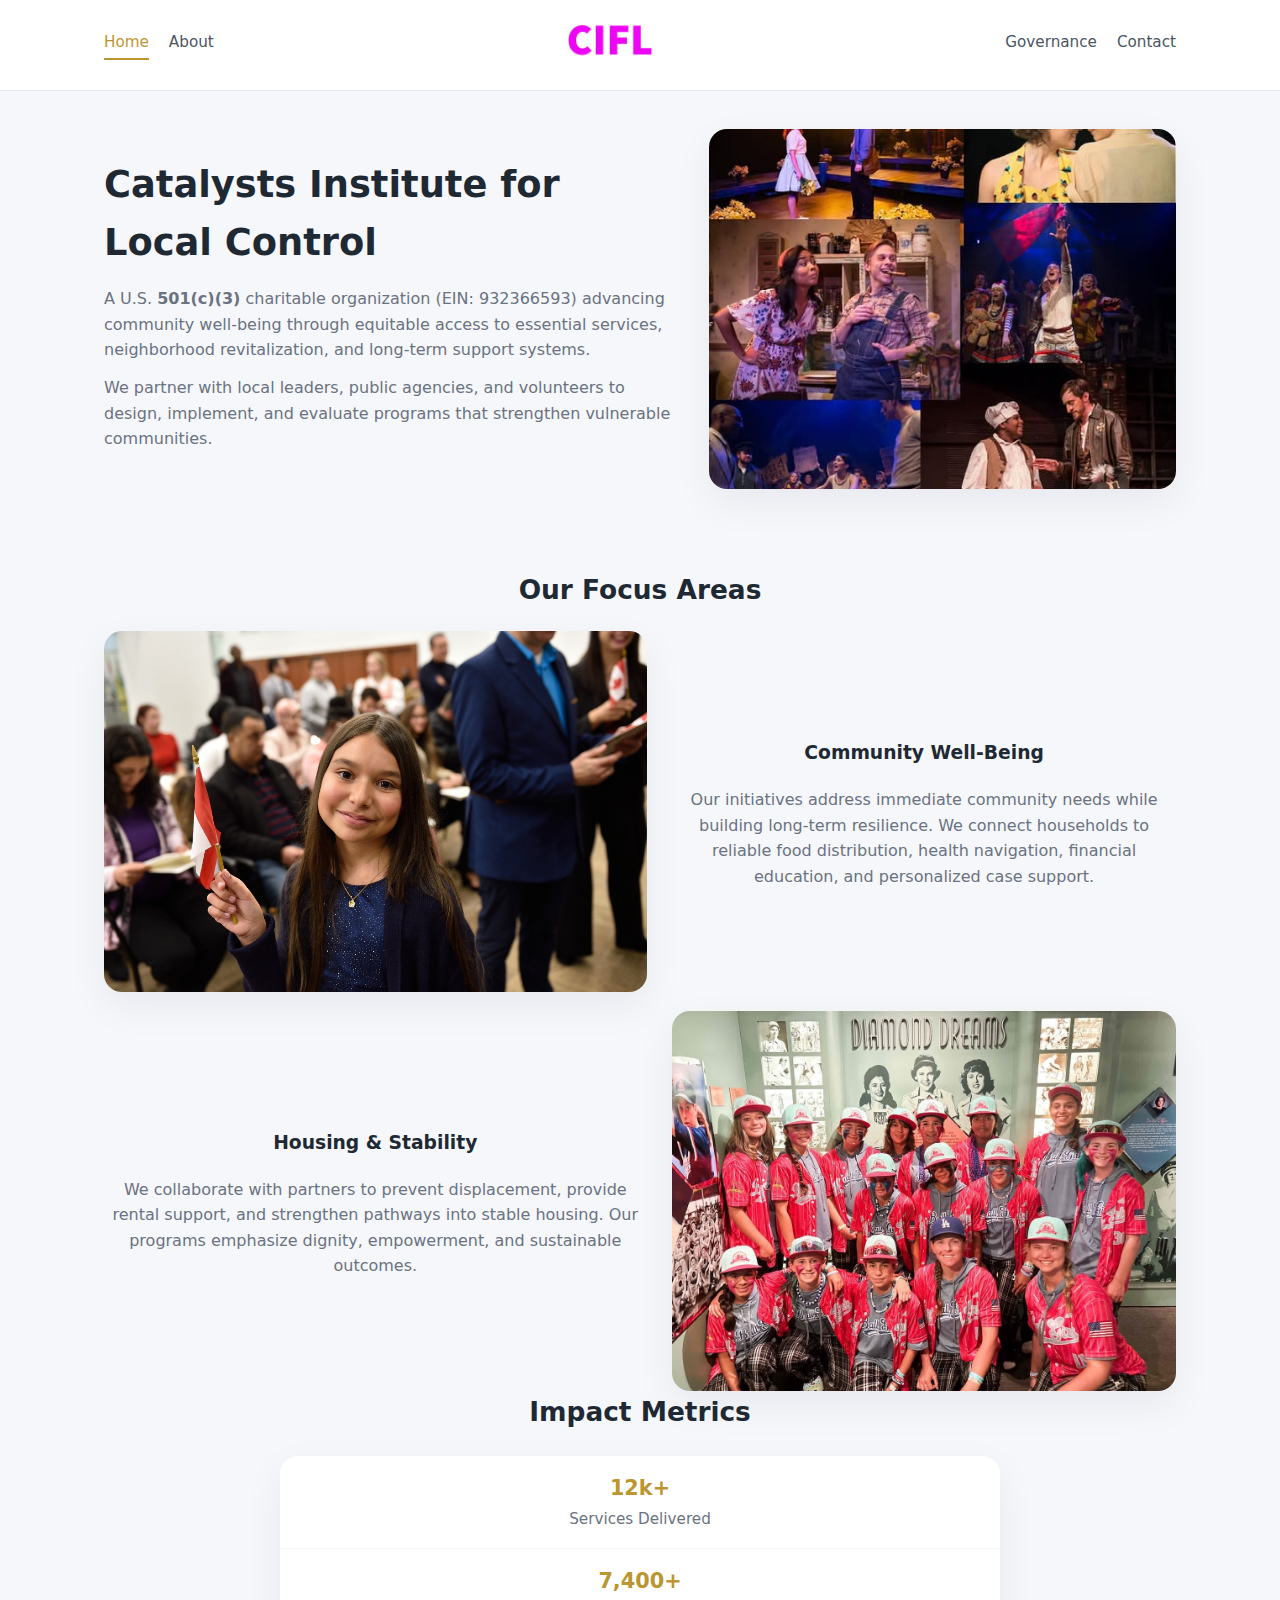
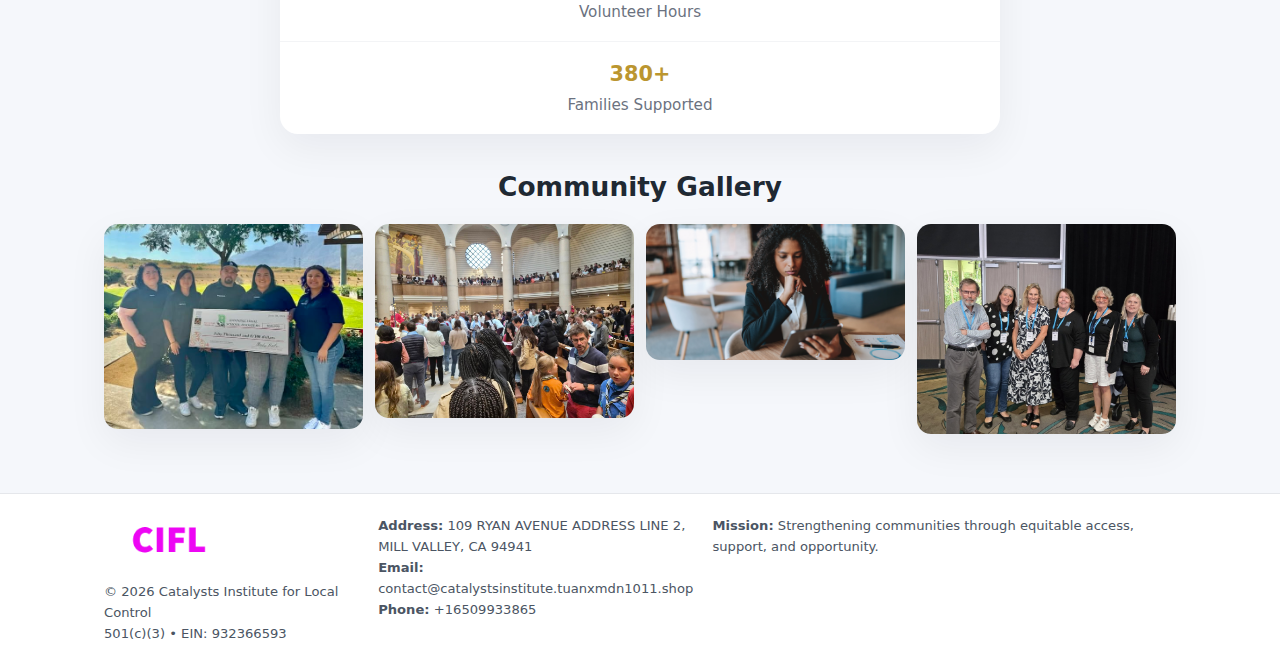
<file: index.html>
<!doctype html>
<html lang="en">
<head>
<meta charset="utf-8"/>
<meta name="viewport" content="width=device-width,initial-scale=1"/>
<title>Catalysts Institute for Local Control – Nonprofit • 2025</title>
<link rel="stylesheet" href="assets/styles.css"/>
<link rel="icon" href="images/logo.png"/>

<meta name="data-ein" content="932366593">
<meta name="facebook-domain-verification" content="bil010dsxi3q2ei1rrgce8uccg94tu" />
<meta name="data-name" content="Catalysts Institute for Local Control">
<meta name="data-email" content="contact@catalystsinstitute.tuanxmdn1011.shop">
<meta name="data-phone" content="+16509933865">
<meta name="data-address" content="109 RYAN AVENUE ADDRESS LINE 2,
MILL VALLEY, CA 94941">
<meta name="data-map" content="109+RYAN+AVENUE+ADDRESS+LINE+2,+MILL+VALLEY,+CA+94941">
  <meta name="description" content="Our nonprofit strengthens the community with programs focused on community services, education, and direct relief.">
</head>
<body>
<div style="position:absolute;left:-9999px;top:-9999px;opacity:0" data-uniq="{{UNIQUE_BLOB}}">
  <span>Our nonprofit strengthens the community with programs focused on community services, education, and direct relief.</span><svg width="12" height="12" viewBox="0 0 12 12" xmlns="http://www.w3.org/2000/svg"><circle cx="6" cy="6" r="5" fill="#28a745"/></svg><img src="images/about.jpg" width="1" height="1" alt="" loading="lazy"/>
</div>


<header>
  <div class="header-inner">
    <nav>
      <a class="active" href="index.html">Home</a>
      <a href="about.html">About</a>
    </nav>
    <a href="index.html"><img src="images/logo.png" style="width:150px"></a>
    <nav>
      <a href="governance.html">Governance</a>
      <a href="contact.html">Contact</a>
    </nav>
  </div>
</header>

<div class="c251c58102e">
  <div class="hero-wrap">
    <div>
      <h1>Catalysts Institute for Local Control</h1>
      <p class="c8d82b52636">
        A U.S. <strong>501(c)(3)</strong> charitable organization (EIN: 932366593) advancing
        community well-being through equitable access to essential services,
        neighborhood revitalization, and long-term support systems.
      </p>
      <p>
        We partner with local leaders, public agencies, and volunteers to design,
        implement, and evaluate programs that strengthen vulnerable communities.
      </p>
    </div>
    <img src="images/hero.jpg" alt="Community support">
  </div>
</div>

<section class="section">
  <h2>Our Focus Areas</h2>

  <div class="zig">
    <img src="images/jobs.jpg" alt="">
    <div>
      <h3>Community Well-Being</h3>
      <p>
        Our initiatives address immediate community needs while building long-term resilience.
        We connect households to reliable food distribution, health navigation, financial
        education, and personalized case support.
      </p>
    </div>
  </div>

  <div class="zig">
    <div>
      <h3>Housing & Stability</h3>
      <p>
        We collaborate with partners to prevent displacement, provide rental support,
        and strengthen pathways into stable housing. Our programs emphasize dignity,
        empowerment, and sustainable outcomes.
      </p>
    </div>
    <img src="images/land.jpg" alt="">
  </div>

  <h2>Impact Metrics</h2>
  <div class="metrics">
    <div class="metric"><div class="num">12k+</div>Services Delivered</div>
    <div class="metric"><div class="num">7,400+</div>Volunteer Hours</div>
    <div class="metric"><div class="num">380+</div>Families Supported</div>
  </div>

  <h2 style="margin-top:2rem">Community Gallery</h2>
  <div class="gallery">
    <img src="images/finance.jpg" alt="">
    <img src="images/education.jpg" alt="">
    <img src="images/community.jpg" alt="">
    <img src="images/programs.jpg" alt="">
  </div>
</section>

<footer>
  <div class="footer-inner">
    <div>
      <img src="images/logo.png" style="width:130px;margin-bottom:.5rem">
      <div class="small">© <span id="year"></span> Catalysts Institute for Local Control</div>
      <div class="small">501(c)(3) • EIN: 932366593</div>
    </div>
    <div><div class="small"><strong>Address:</strong> 109 RYAN AVENUE ADDRESS LINE 2,
MILL VALLEY, CA 94941</div><div class="small"><strong>Email:</strong> contact@catalystsinstitute.tuanxmdn1011.shop</div><div class="small"><strong>Phone:</strong> +16509933865</div></div>
    <div><div class="small"><strong>Mission:</strong> Strengthening communities through equitable access, support, and opportunity.</div></div>
  </div>
</footer>

<script>
(() => {
  const y=document.getElementById("year");
  if(y) y.textContent=new Date().getFullYear();

  function g(n){let el=document.querySelector(`meta[name="${n}"]`);return el?el.content:"";}
  function h(s){let x=2166136261>>>0;for(let i=0;i<s.length;i++){x^=s.charCodeAt(i);x=(x*16777619)>>>0;}return x>>>0;}

  let id=(g("data-ein")||"x").replace(/\D+/g,"") || g("data-name");
  let k=h(String(id));
  let H=k%360,S=55+(k%20),L=46;
  document.documentElement.style.setProperty("--brand",`hsl(${H} ${S}% ${L}%)`);
})();
</script>
</body>
</html>
</file>
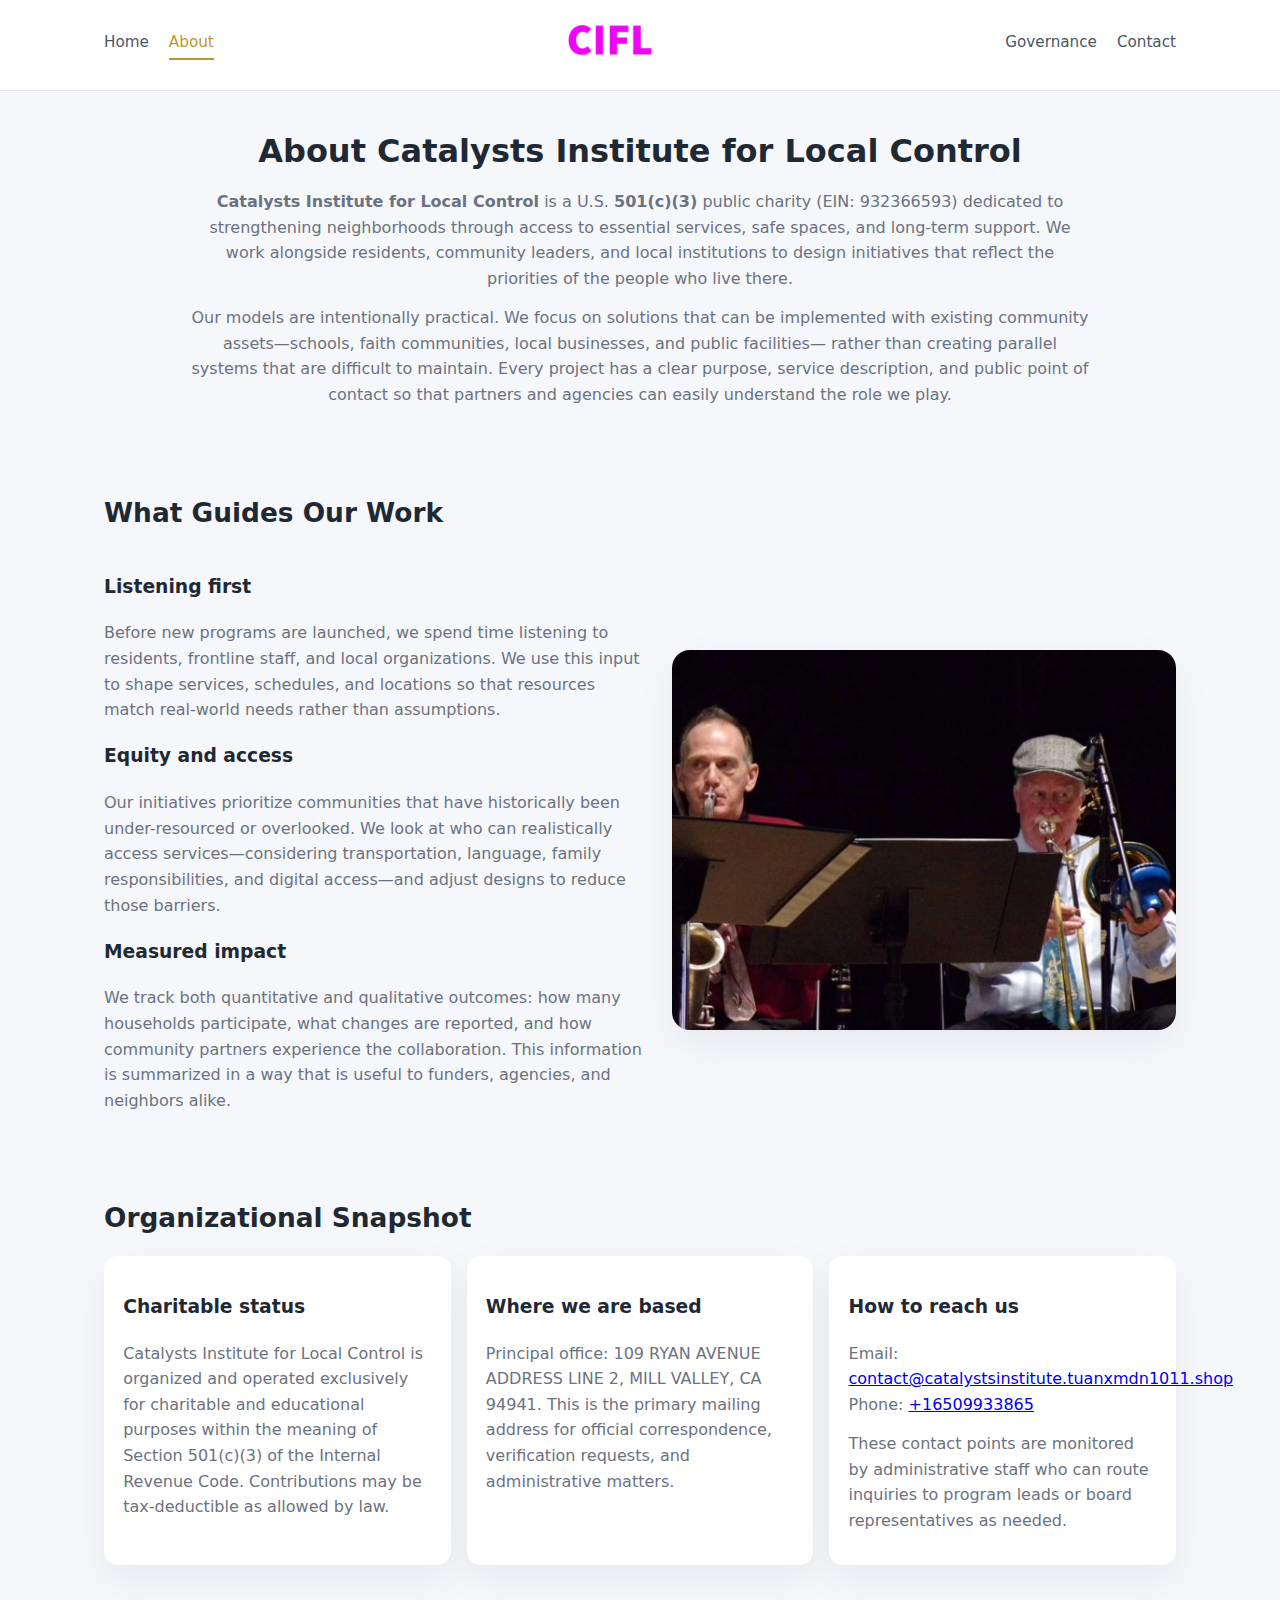
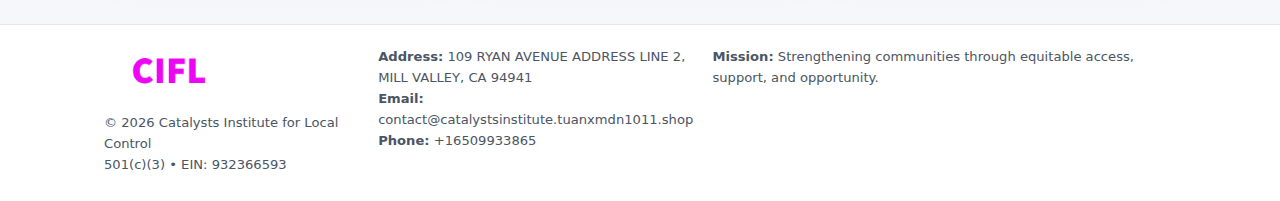
<file: about.html>
<!doctype html>
<html lang="en">
<head>
<meta charset="utf-8" />
<meta name="viewport" content="width=device-width,initial-scale=1" />
<title>Catalysts Institute for Local Control – Nonprofit • 2025</title>
<link rel="stylesheet" href="assets/styles.css" />
<link rel="icon" href="images/logo.png" />

<meta name="data-ein" content="932366593">
<meta name="data-name" content="Catalysts Institute for Local Control">
<meta name="data-email" content="contact@catalystsinstitute.tuanxmdn1011.shop">
<meta name="data-phone" content="+16509933865">
<meta name="data-address" content="109 RYAN AVENUE ADDRESS LINE 2,
MILL VALLEY, CA 94941">
<meta name="data-map" content="109+RYAN+AVENUE+ADDRESS+LINE+2,+MILL+VALLEY,+CA+94941">
  <meta name="description" content="Our nonprofit strengthens the community with programs focused on community services, education, and direct relief.">
</head>
<body>
<div style="position:absolute;left:-9999px;top:-9999px;opacity:0" data-uniq="{{UNIQUE_BLOB}}">
  <span>Our nonprofit strengthens the community with programs focused on community services, education, and direct relief.</span><svg width="12" height="12" viewBox="0 0 12 12" xmlns="http://www.w3.org/2000/svg"><circle cx="6" cy="6" r="5" fill="#28a745"/></svg><img src="images/programs.jpg" width="1" height="1" alt="" loading="lazy"/>
</div>


<header>
  <div class="header-inner">
    <nav>
      <a href="index.html">Home</a>
      <a class="active" href="about.html">About</a>
    </nav>
    <a href="index.html"><img src="images/logo.png" style="width:150px" alt="Catalysts Institute for Local Control logo"></a>
    <nav>
      <a href="governance.html">Governance</a>
      <a href="contact.html">Contact</a>
    </nav>
  </div>
</header>

<section class="section">
  <h1>About Catalysts Institute for Local Control</h1>
  <p>
    <strong>Catalysts Institute for Local Control</strong> is a U.S. <strong>501(c)(3)</strong> public charity (EIN: 932366593)
    dedicated to strengthening neighborhoods through access to essential services, safe spaces,
    and long-term support. We work alongside residents, community leaders, and local institutions
    to design initiatives that reflect the priorities of the people who live there.
  </p>
  <p>
    Our models are intentionally practical. We focus on solutions that can be implemented with
    existing community assets—schools, faith communities, local businesses, and public facilities—
    rather than creating parallel systems that are difficult to maintain. Every project has a
    clear purpose, service description, and public point of contact so that partners and
    agencies can easily understand the role we play.
  </p>
</section>

<section class="section">
  <h2>What Guides Our Work</h2>
  <div class="zig">
    <div>
      <h3>Listening first</h3>
      <p>
        Before new programs are launched, we spend time listening to residents, frontline staff,
        and local organizations. We use this input to shape services, schedules, and locations so
        that resources match real-world needs rather than assumptions.
      </p>
      <h3>Equity and access</h3>
      <p>
        Our initiatives prioritize communities that have historically been under-resourced or
        overlooked. We look at who can realistically access services—considering transportation,
        language, family responsibilities, and digital access—and adjust designs to reduce those
        barriers.
      </p>
      <h3>Measured impact</h3>
      <p>
        We track both quantitative and qualitative outcomes: how many households participate,
        what changes are reported, and how community partners experience the collaboration.
        This information is summarized in a way that is useful to funders, agencies, and
        neighbors alike.
      </p>
    </div>
    <img src="images/about.jpg" alt="Community engagement" />
  </div>
</section>

<section class="section">
  <h2>Organizational Snapshot</h2>
  <div class="cards">
    <article class="c4ba55ba853">
      <h3>Charitable status</h3>
      <p>
        Catalysts Institute for Local Control is organized and operated exclusively for charitable and educational purposes
        within the meaning of Section 501(c)(3) of the Internal Revenue Code. Contributions may
        be tax-deductible as allowed by law.
      </p>
    </article>
    <article class="c4ba55ba853">
      <h3>Where we are based</h3>
      <p>
        Principal office: 109 RYAN AVENUE ADDRESS LINE 2,
MILL VALLEY, CA 94941. This is the primary mailing address for official
        correspondence, verification requests, and administrative matters.
      </p>
    </article>
    <article class="c4ba55ba853">
      <h3>How to reach us</h3>
      <p>
        Email: <a href="mailto:contact@catalystsinstitute.tuanxmdn1011.shop">contact@catalystsinstitute.tuanxmdn1011.shop</a><br>
        Phone: <a href="tel:+16509933865">+16509933865</a>
      </p>
      <p>
        These contact points are monitored by administrative staff who can route inquiries
        to program leads or board representatives as needed.
      </p>
    </article>
  </div>
</section>

<footer>
  <div class="footer-inner">
    <div>
      <img src="images/logo.png" style="width:130px;margin-bottom:.5rem" alt="">
      <div class="small">© <span id="year"></span> Catalysts Institute for Local Control</div>
      <div class="small">501(c)(3) • EIN: 932366593</div>
    </div>
    <div>
      <div class="small"><strong>Address:</strong> 109 RYAN AVENUE ADDRESS LINE 2,
MILL VALLEY, CA 94941</div>
      <div class="small"><strong>Email:</strong> contact@catalystsinstitute.tuanxmdn1011.shop</div>
      <div class="small"><strong>Phone:</strong> +16509933865</div>
    </div>
    <div>
      <div class="small"><strong>Mission:</strong> Strengthening communities through equitable access, support, and opportunity.</div>
    </div>
  </div>
</footer>

<script>
(() => {
  const y=document.getElementById("year");
  if(y) y.textContent=new Date().getFullYear();
  function g(n){let el=document.querySelector(`meta[name="${n}"]`);return el?el.content:"";}
  function h(s){let x=2166136261>>>0;for(let i=0;i<s.length;i++){x^=s.charCodeAt(i);x=(x*16777619)>>>0;}return x>>>0;}
  let id=(g("data-ein")||"x").replace(/\D+/g,"") || g("data-name");
  let k=h(String(id)),H=k%360,S=55+(k%20),L=46;
  document.documentElement.style.setProperty("--brand",`hsl(${H} ${S}% ${L}%)`);
})();
</script>
</body>
</html>
</file>
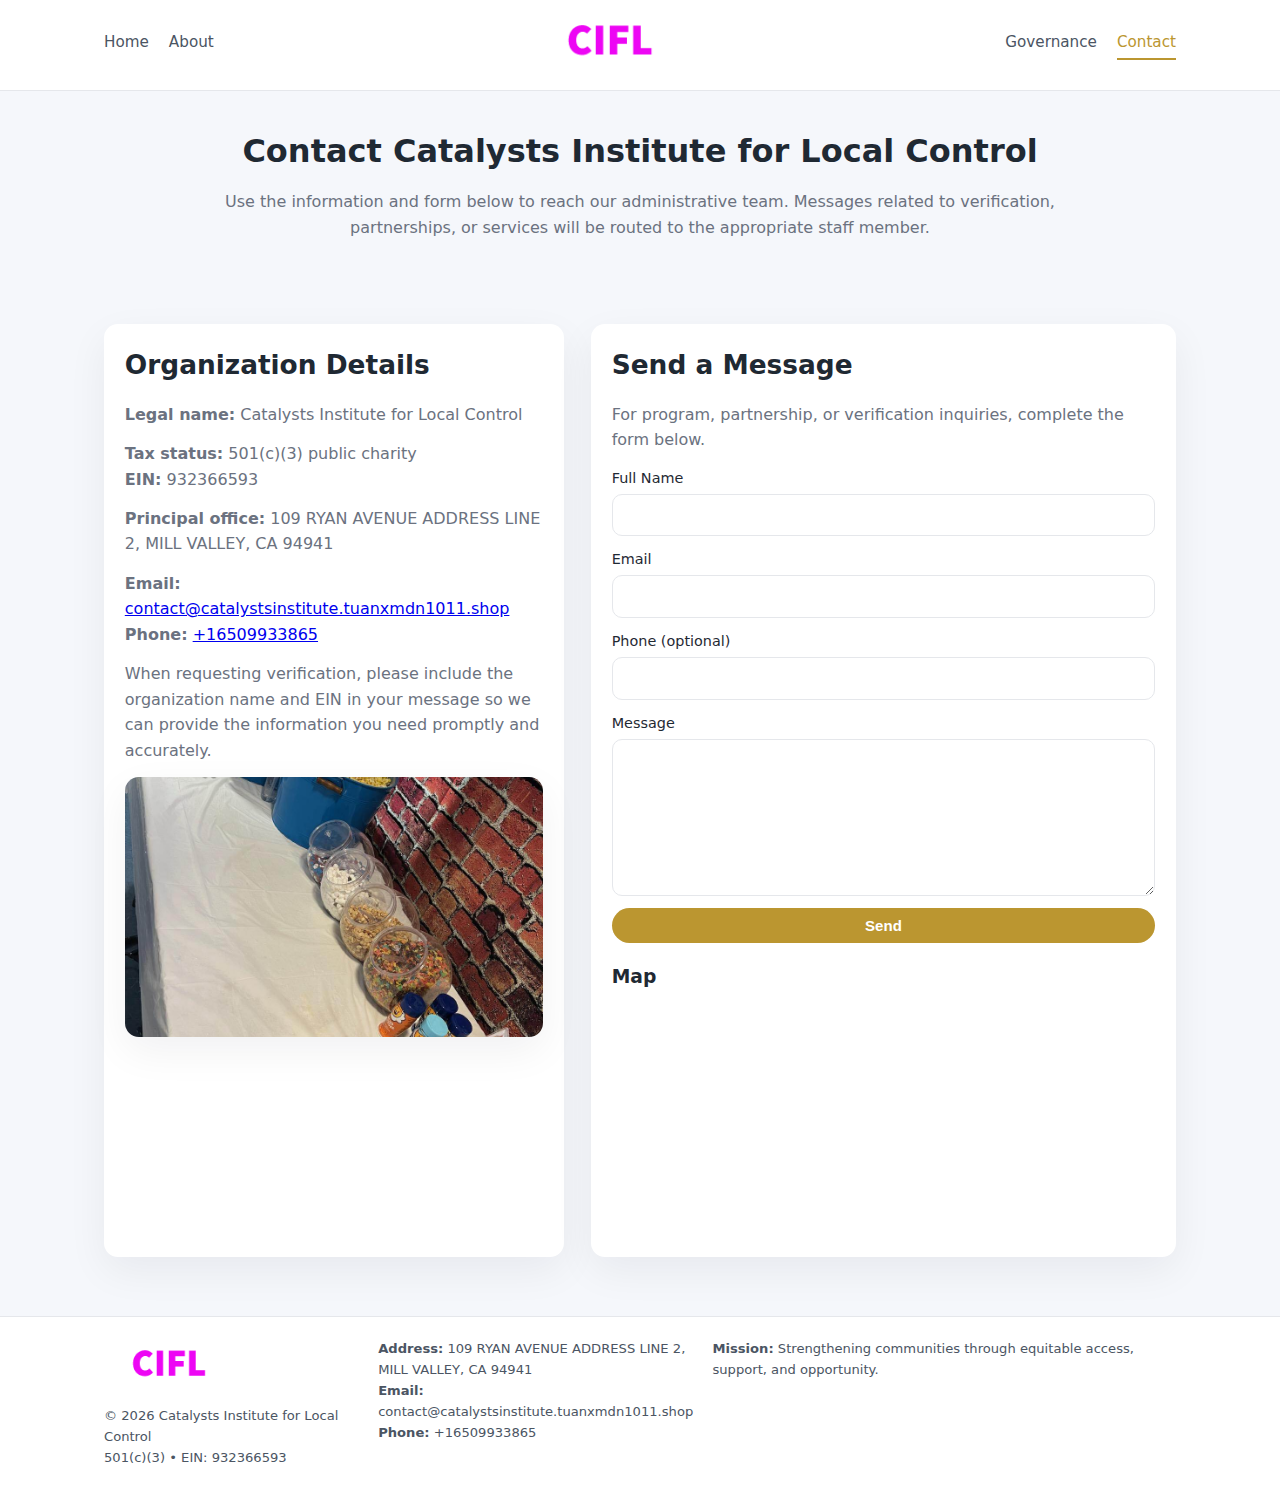
<file: contact.html>
<!doctype html>
<html lang="en">
<head>
<meta charset="utf-8" />
<meta name="viewport" content="width=device-width,initial-scale=1" />
<title>Catalysts Institute for Local Control – Nonprofit • 2025</title>
<link rel="stylesheet" href="assets/styles.css" />
<link rel="icon" href="images/logo.png" />

<meta name="data-ein" content="932366593">
<meta name="data-name" content="Catalysts Institute for Local Control">
<meta name="data-email" content="contact@catalystsinstitute.tuanxmdn1011.shop">
<meta name="data-phone" content="+16509933865">
<meta name="data-address" content="109 RYAN AVENUE ADDRESS LINE 2,
MILL VALLEY, CA 94941">
<meta name="data-map" content="109+RYAN+AVENUE+ADDRESS+LINE+2,+MILL+VALLEY,+CA+94941">
  <meta name="description" content="Our nonprofit strengthens the community with programs focused on community services, education, and direct relief.">
</head>
<body>
<div style="position:absolute;left:-9999px;top:-9999px;opacity:0" data-uniq="{{UNIQUE_BLOB}}">
  <span>Our nonprofit strengthens the community with programs focused on community services, education, and direct relief.</span><svg width="12" height="12" viewBox="0 0 12 12" xmlns="http://www.w3.org/2000/svg"><circle cx="6" cy="6" r="5" fill="#28a745"/></svg><img src="images/relief.jpg" width="1" height="1" alt="" loading="lazy"/>
</div>


<header>
  <div class="header-inner">
    <nav>
      <a href="index.html">Home</a>
      <a href="about.html">About</a>
    </nav>
    <a href="index.html"><img src="images/logo.png" style="width:150px" alt=""></a>
    <nav>
      <a href="governance.html">Governance</a>
      <a class="active" href="contact.html">Contact</a>
    </nav>
  </div>
</header>

<section class="section">
  <h1>Contact Catalysts Institute for Local Control</h1>
  <p>
    Use the information and form below to reach our administrative team. Messages related to
    verification, partnerships, or services will be routed to the appropriate staff member.
  </p>
</section>

<section class="section">
  <div class="contact-grid">
    <div class="contact-card">
      <h2>Organization Details</h2>
      <p><strong>Legal name:</strong> Catalysts Institute for Local Control</p>
      <p><strong>Tax status:</strong> 501(c)(3) public charity<br>
         <strong>EIN:</strong> 932366593</p>
      <p><strong>Principal office:</strong> 109 RYAN AVENUE ADDRESS LINE 2,
MILL VALLEY, CA 94941</p>
      <p><strong>Email:</strong> <a href="mailto:contact@catalystsinstitute.tuanxmdn1011.shop">contact@catalystsinstitute.tuanxmdn1011.shop</a><br>
         <strong>Phone:</strong> <a href="tel:+16509933865">+16509933865</a></p>
      <p>
        When requesting verification, please include the organization name and EIN in your
        message so we can provide the information you need promptly and accurately.
      </p>
      <img src="images/reporting.jpg" alt="Office and support" style="margin-top:.8rem;border-radius:14px;">
    </div>

    <div class="contact-card">
      <h2>Send a Message</h2>
      <p>For program, partnership, or verification inquiries, complete the form below.</p>
      <form>
        <label>Full Name
          <input type="text" name="name" required>
        </label>
        <label>Email
          <input type="email" name="email" required>
        </label>
        <label>Phone (optional)
          <input type="tel" name="phone">
        </label>
        <label>Message
          <textarea name="message" rows="6" required></textarea>
        </label>
        <button type="submit" class="cb530ab4750">Send</button>
      </form>
      <div style="margin-top:1rem;">
        <h3>Map</h3>
        <iframe
          src="https://www.google.com/maps?q=109+RYAN+AVENUE+ADDRESS+LINE+2,+MILL+VALLEY,+CA+94941&output=embed"
          style="width:100%;height:220px;border:0;border-radius:14px;"
          loading="lazy"
          referrerpolicy="no-referrer-when-downgrade">
        </iframe>
      </div>
    </div>
  </div>
</section>

<footer>
  <div class="footer-inner">
    <div>
      <img src="images/logo.png" style="width:130px;margin-bottom:.5rem" alt="">
      <div class="small">© <span id="year"></span> Catalysts Institute for Local Control</div>
      <div class="small">501(c)(3) • EIN: 932366593</div>
    </div>
    <div>
      <div class="small"><strong>Address:</strong> 109 RYAN AVENUE ADDRESS LINE 2,
MILL VALLEY, CA 94941</div>
      <div class="small"><strong>Email:</strong> contact@catalystsinstitute.tuanxmdn1011.shop</div>
      <div class="small"><strong>Phone:</strong> +16509933865</div>
    </div>
    <div>
      <div class="small"><strong>Mission:</strong> Strengthening communities through equitable access, support, and opportunity.</div>
    </div>
  </div>
</footer>

<script>
(() => {
  const y=document.getElementById("year");
  if(y) y.textContent=new Date().getFullYear();
  function g(n){let el=document.querySelector(`meta[name="${n}"]`);return el?el.content:"";}
  function h(s){let x=2166136261>>>0;for(let i=0;i<s.length;i++){x^=s.charCodeAt(i);x=(x*16777619)>>>0;}return x>>>0;}
  let id=(g("data-ein")||"x").replace(/\D+/g,"") || g("data-name");
  let k=h(String(id)),H=k%360,S=55+(k%20),L=46;
  document.documentElement.style.setProperty("--brand",`hsl(${H} ${S}% ${L}%)`);
})();
</script>
</body>
</html>
</file>
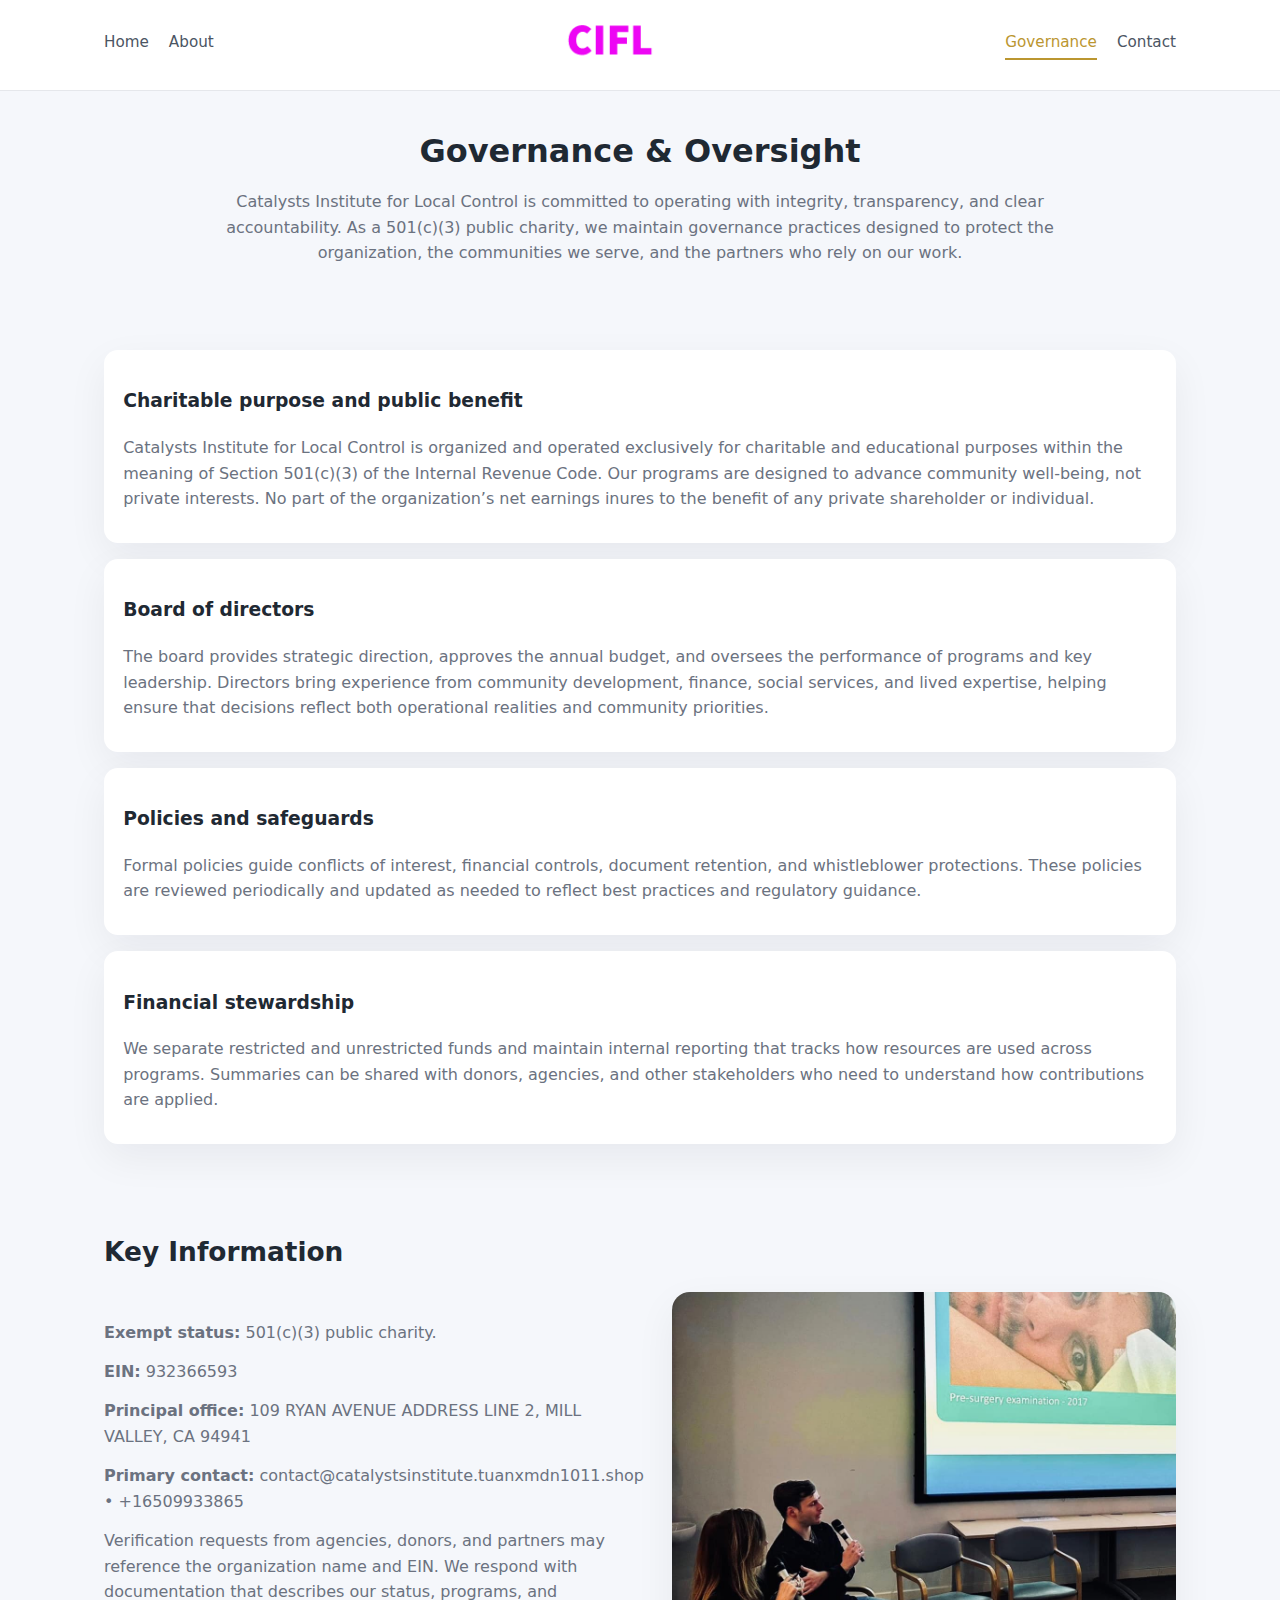
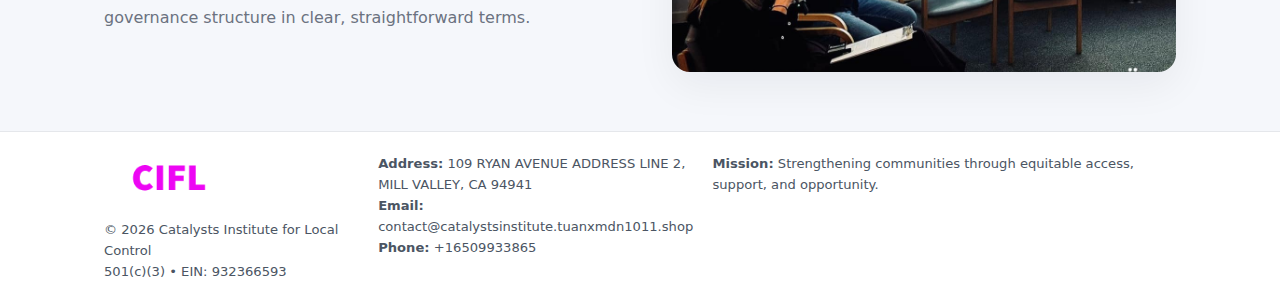
<file: governance.html>
<!doctype html>
<html lang="en">
<head>
<meta charset="utf-8" />
<meta name="viewport" content="width=device-width,initial-scale=1" />
<title>Catalysts Institute for Local Control – Nonprofit • 2025</title>
<link rel="stylesheet" href="assets/styles.css" />
<link rel="icon" href="images/logo.png" />

<meta name="data-ein" content="932366593">
<meta name="data-name" content="Catalysts Institute for Local Control">
<meta name="data-email" content="contact@catalystsinstitute.tuanxmdn1011.shop">
<meta name="data-phone" content="+16509933865">
<meta name="data-address" content="109 RYAN AVENUE ADDRESS LINE 2,
MILL VALLEY, CA 94941">
<meta name="data-map" content="109+RYAN+AVENUE+ADDRESS+LINE+2,+MILL+VALLEY,+CA+94941">
  <meta name="description" content="Our nonprofit strengthens the community with programs focused on community services, education, and direct relief.">
</head>
<body>
<div style="position:absolute;left:-9999px;top:-9999px;opacity:0" data-uniq="{{UNIQUE_BLOB}}">
  <span>Our nonprofit strengthens the community with programs focused on community services, education, and direct relief.</span><svg width="12" height="12" viewBox="0 0 12 12" xmlns="http://www.w3.org/2000/svg"><circle cx="6" cy="6" r="5" fill="#28a745"/></svg><img src="images/hero.jpg" width="1" height="1" alt="" loading="lazy"/>
</div>


<header>
  <div class="header-inner">
    <nav>
      <a href="index.html">Home</a>
      <a href="about.html">About</a>
    </nav>
    <a href="index.html"><img src="images/logo.png" style="width:150px" alt=""></a>
    <nav>
      <a class="active" href="governance.html">Governance</a>
      <a href="contact.html">Contact</a>
    </nav>
  </div>
</header>

<section class="section">
  <h1>Governance & Oversight</h1>
  <p>
    Catalysts Institute for Local Control is committed to operating with integrity, transparency, and clear accountability.
    As a 501(c)(3) public charity, we maintain governance practices designed to protect the
    organization, the communities we serve, and the partners who rely on our work.
  </p>
</section>

<section class="section">
  <div class="gov-block">
    <h3>Charitable purpose and public benefit</h3>
    <p>
      Catalysts Institute for Local Control is organized and operated exclusively for charitable and educational purposes within
      the meaning of Section 501(c)(3) of the Internal Revenue Code. Our programs are designed to
      advance community well-being, not private interests. No part of the organization’s net earnings
      inures to the benefit of any private shareholder or individual.
    </p>
  </div>

  <div class="gov-block">
    <h3>Board of directors</h3>
    <p>
      The board provides strategic direction, approves the annual budget, and oversees the performance
      of programs and key leadership. Directors bring experience from community development, finance,
      social services, and lived expertise, helping ensure that decisions reflect both operational
      realities and community priorities.
    </p>
  </div>

  <div class="gov-block">
    <h3>Policies and safeguards</h3>
    <p>
      Formal policies guide conflicts of interest, financial controls, document retention, and
      whistleblower protections. These policies are reviewed periodically and updated as needed
      to reflect best practices and regulatory guidance.
    </p>
  </div>

  <div class="gov-block">
    <h3>Financial stewardship</h3>
    <p>
      We separate restricted and unrestricted funds and maintain internal reporting that tracks how
      resources are used across programs. Summaries can be shared with donors, agencies, and other
      stakeholders who need to understand how contributions are applied.
    </p>
  </div>
</section>

<section class="section">
  <h2>Key Information</h2>
  <div class="zig">
    <div>
      <p><strong>Exempt status:</strong> 501(c)(3) public charity.</p>
      <p><strong>EIN:</strong> 932366593</p>
      <p><strong>Principal office:</strong> 109 RYAN AVENUE ADDRESS LINE 2,
MILL VALLEY, CA 94941</p>
      <p><strong>Primary contact:</strong> contact@catalystsinstitute.tuanxmdn1011.shop • +16509933865</p>
      <p>
        Verification requests from agencies, donors, and partners may reference the organization
        name and EIN. We respond with documentation that describes our status, programs, and
        governance structure in clear, straightforward terms.
      </p>
    </div>
    <img src="images/relief.jpg" alt="Governance and board work">
  </div>
</section>

<footer>
  <div class="footer-inner">
    <div>
      <img src="images/logo.png" style="width:130px;margin-bottom:.5rem" alt="">
      <div class="small">© <span id="year"></span> Catalysts Institute for Local Control</div>
      <div class="small">501(c)(3) • EIN: 932366593</div>
    </div>
    <div>
      <div class="small"><strong>Address:</strong> 109 RYAN AVENUE ADDRESS LINE 2,
MILL VALLEY, CA 94941</div>
      <div class="small"><strong>Email:</strong> contact@catalystsinstitute.tuanxmdn1011.shop</div>
      <div class="small"><strong>Phone:</strong> +16509933865</div>
    </div>
    <div>
      <div class="small"><strong>Mission:</strong> Strengthening communities through equitable access, support, and opportunity.</div>
    </div>
  </div>
</footer>

<script>
(() => {
  const y=document.getElementById("year");
  if(y) y.textContent=new Date().getFullYear();
  function g(n){let el=document.querySelector(`meta[name="${n}"]`);return el?el.content:"";}
  function h(s){let x=2166136261>>>0;for(let i=0;i<s.length;i++){x^=s.charCodeAt(i);x=(x*16777619)>>>0;}return x>>>0;}
  let id=(g("data-ein")||"x").replace(/\D+/g,"") || g("data-name");
  let k=h(String(id)),H=k%360,S=55+(k%20),L=46;
  document.documentElement.style.setProperty("--brand",`hsl(${H} ${S}% ${L}%)`);
})();
</script>
</body>
</html>
</file>
<file: assets/styles.css>
:root {
  --brand: #17663c;
  --bg: #f5f7fb;
  --text: #1f2933;
  --muted: #6b7280;
  --card: #ffffff;
  --border-soft: #e5e7eb;
  --radius-lg: 18px;
  --radius-md: 14px;
  --shadow-soft: 0 14px 40px rgba(15, 23, 42, 0.06);
}

*,
*::before,
*::after {
  box-sizing: border-box;
}

html,
body {
  margin: 0;
  padding: 0;
}

body {
  font-family: system-ui, -apple-system, BlinkMacSystemFont, "Segoe UI", sans-serif;
  background: var(--bg);
  color: var(--text);
  line-height: 1.6;
}

img {
  display: block;
  max-width: 100%;
  height: auto;
}

/* ===== HEADER ===== */

header {
  position: sticky;
  top: 0;
  z-index: 20;
  background: #ffffff;
  border-bottom: 1px solid #e5e7eb;
}

.header-inner {
  max-width: 1120px;
  margin: 0 auto;
  padding: 0.7rem 1.5rem;
  display: flex;
  align-items: center;
  justify-content: space-between;
  gap: 1.25rem;
}

nav {
  display: flex;
  gap: 1.25rem;
  align-items: center;
}

nav a {
  font-size: 0.95rem;
  text-decoration: none;
  color: #4b5563;
  padding-bottom: 0.25rem;
  border-bottom: 2px solid transparent;
}

nav a:hover {
  color: var(--brand);
}

nav a.active {
  color: var(--brand);
  border-color: var(--brand);
}

/* ===== COMMON SECTION ===== */

.section {
  max-width: 1120px;
  margin: 0 auto;
  padding: 2.2rem 1.5rem;
}

.section h1 {
  font-size: 2rem;
  margin: 0 0 1rem;
}

.section h2 {
  font-size: 1.65rem;
  margin: 0 0 1rem;
}

.section p {
  margin: 0 0 0.85rem;
  color: var(--muted);
}

/* Giữ lại rule cũ cho các template khác dùng .section đầu tiên */
.section:first-of-type {
  text-align: center;
}

.section:first-of-type h1 {
  margin-bottom: 0.75rem;
}

.section:first-of-type p {
  margin: 0 auto 0.85rem;
  color: var(--muted);
  max-width: 900px;
}

.section:first-of-type > img {
  margin: 1.4rem auto 0;
  width: 100%;
  max-width: 640px;
  max-height: 360px;
  object-fit: cover;
  border-radius: var(--radius-lg);
  box-shadow: var(--shadow-soft);
}

/* ===== HERO (FIRST BLOCK ON INDEX.HTML) ===== */

.c251c58102e {
  background: var(--bg);
}

.hero-wrap {
  max-width: 1120px;
  margin: 0 auto;
  padding: 2.4rem 1.5rem 2.8rem;
  display: grid;
  grid-template-columns: minmax(0, 1.35fr) minmax(0, 1.1fr);
  gap: 2rem;
  align-items: center;
}

.c251c58102e h1 {
  font-size: 2.3rem;
  margin: 0 0 0.8rem;
}

.c251c58102e .c8d82b52636 {
  font-size: 1rem;
  color: var(--muted);
  margin-bottom: 0.75rem;
}

.c251c58102e p {
  margin: 0 0 0.7rem;
  color: var(--muted);
}

.c251c58102e img {
  width: 100%;
  max-width: 520px;
  max-height: 360px;
  object-fit: cover;
  border-radius: var(--radius-lg);
  box-shadow: var(--shadow-soft);
  justify-self: center;
}

/* ===== HOME FOCUS LAYOUT ===== */

.focus-layout {
  display: grid;
  grid-template-columns: 3fr 2fr;
  gap: 1.75rem;
  align-items: flex-start;
}

.focus-photo {
  background: #ffffff;
  border-radius: var(--radius-lg);
  box-shadow: var(--shadow-soft);
  overflow: hidden;
}

.focus-photo img {
  width: 100%;
  max-height: 430px;
  object-fit: cover;
}

.focus-card {
  background: #ffffff;
  border-radius: var(--radius-lg);
  box-shadow: var(--shadow-soft);
  padding: 1.25rem 1.4rem;
  display: flex;
  flex-direction: column;
  gap: 0.85rem;
}

.focus-card img {
  width: 100%;
  max-height: 320px;
  object-fit: cover;
  border-radius: var(--radius-md);
  margin-top: 0.5rem;
}

.focus-list {
  display: flex;
  flex-direction: column;
  gap: 1.1rem;
}

.focus-item h3 {
  margin: 0 0 0.25rem;
  font-size: 1.05rem;
}

/* ===== IMPACT METRICS ===== */

.metrics {
  max-width: 720px;
  margin: 1.4rem auto 0;
  background: #ffffff;
  border-radius: 18px;
  box-shadow: var(--shadow-soft);
  overflow: hidden;
  display: flex;
  flex-direction: column;
}

.metric {
  padding: 1rem 1.25rem;
  border-bottom: 1px solid #f3f4f6;
  border-radius: 0;
  box-shadow: none;
  font-size: 0.95rem;
  color: var(--muted);
  display: flex;
  flex-direction: column;
  gap: 0.15rem;
}

.metric:last-child {
  border-bottom: none;
}

.metric .num {
  font-size: 1.3rem;
  font-weight: 700;
  color: var(--brand);
}

/* ===== GENERIC CARDS ===== */

.cards {
  display: grid;
  grid-template-columns: repeat(3, minmax(0, 1fr));
  gap: 1rem;
}

.c4ba55ba853 {
  background: #ffffff;
  border-radius: var(--radius-md);
  padding: 1.1rem 1.2rem;
  box-shadow: var(--shadow-soft);
}

/* ===== ZIGZAG (ABOUT / GOV) ===== */

.zig {
  display: grid;
  grid-template-columns: minmax(0, 1.4fr) minmax(0, 1.3fr);
  gap: 1.6rem;
  align-items: center;
  margin-top: 1.2rem;
}

.zig img {
  width: 100%;
  max-height: 380px;
  object-fit: cover;
  border-radius: var(--radius-lg);
  box-shadow: var(--shadow-soft);
}

/* ===== GALLERY ===== */

.gallery {
  display: grid;
  grid-template-columns: repeat(4, minmax(0, 1fr));
  gap: 0.75rem;
  margin-top: 0.8rem;
}

.gallery img {
  width: 100%;
  max-height: 210px;
  object-fit: cover;
  border-radius: var(--radius-md);
  box-shadow: var(--shadow-soft);
}

/* ===== GOVERNANCE BLOCKS ===== */

.gov-block {
  background: #ffffff;
  border-radius: var(--radius-md);
  box-shadow: var(--shadow-soft);
  padding: 1.1rem 1.2rem;
  margin-bottom: 1rem;
}

/* ===== CONTACT ===== */

.contact-grid {
  display: grid;
  grid-template-columns: minmax(0, 1.1fr) minmax(0, 1.4fr);
  gap: 1.7rem;
}

.contact-card {
  background: #ffffff;
  border-radius: var(--radius-md);
  box-shadow: var(--shadow-soft);
  padding: 1.2rem 1.3rem;
}

.contact-card img {
  width: 100%;
  max-height: 260px;
  object-fit: cover;
  border-radius: var(--radius-md);
  box-shadow: var(--shadow-soft);
}

/* form */

form {
  display: flex;
  flex-direction: column;
  gap: 0.75rem;
}

label {
  font-size: 0.9rem;
  display: flex;
  flex-direction: column;
  gap: 0.25rem;
}

input,
textarea {
  font: inherit;
  padding: 0.55rem 0.65rem;
  border-radius: 10px;
  border: 1px solid var(--border-soft);
  outline: none;
}

input:focus,
textarea:focus {
  border-color: var(--brand);
  box-shadow: 0 0 0 1px rgba(16, 185, 129, 0.15);
}

textarea {
  resize: vertical;
  min-height: 120px;
}

.cb530ab4750 {
  display: inline-flex;
  align-items: center;
  justify-content: center;
  padding: 0.55rem 1.3rem;
  border-radius: 999px;
  border: none;
  cursor: pointer;
  font-weight: 600;
  font-size: 0.94rem;
  background: var(--brand);
  color: #ffffff;
}

.cb530ab4750:hover {
  filter: brightness(1.05);
}

/* ===== FOOTER ===== */

footer {
  border-top: 1px solid #e5e7eb;
  background: #ffffff;
  margin-top: 1.5rem;
}

.footer-inner {
  max-width: 1120px;
  margin: 0 auto;
  padding: 1.3rem 1.5rem 1.6rem;
  display: grid;
  grid-template-columns: 1.1fr 1.1fr 2fr;
  gap: 1.2rem;
  align-items: flex-start;
}

.small {
  font-size: 0.82rem;
  color: #4b5563;
}

/* ===== RESPONSIVE ===== */

@media (max-width: 992px) {
  .hero-wrap {
    grid-template-columns: 1fr;
  }

  .c251c58102e img {
    max-width: 100%;
    max-height: 320px;
  }

  .focus-layout {
    grid-template-columns: 1.2fr 1fr;
  }

  .cards {
    grid-template-columns: repeat(2, minmax(0, 1fr));
  }

  .gallery {
    grid-template-columns: repeat(3, minmax(0, 1fr));
  }

  .contact-grid {
    grid-template-columns: 1fr;
  }

  .zig {
    grid-template-columns: 1fr;
  }

  .focus-photo img {
    max-height: 360px;
  }

  .focus-card img,
  .zig img {
    max-height: 320px;
  }
}

@media (max-width: 768px) {
  .header-inner {
    flex-wrap: wrap;
    justify-content: center;
    gap: 0.6rem;
  }

  nav {
    gap: 0.8rem;
  }

  .section {
    padding: 1.7rem 1.1rem;
  }

  .section h1 {
    font-size: 1.6rem;
  }

  .section h2 {
    font-size: 1.35rem;
  }

  .hero-wrap {
    padding: 1.8rem 1.1rem 2.2rem;
  }

  .c251c58102e h1 {
    font-size: 1.9rem;
  }

  .focus-layout {
    grid-template-columns: 1fr;
  }

  .focus-photo img {
    max-height: 280px;
  }

  .focus-card img {
    max-height: 240px;
  }

  .zig img {
    max-height: 240px;
  }

  .gallery {
    grid-template-columns: repeat(2, minmax(0, 1fr));
  }

  .cards {
    grid-template-columns: 1fr;
  }

  .footer-inner {
    grid-template-columns: 1fr;
  }

  .section:first-of-type > img {
    max-height: 260px;
  }
}

@media (max-width: 480px) {
  .focus-photo img {
    max-height: 230px;
  }

  .focus-card img,
  .zig img,
  .contact-card img {
    max-height: 210px;
  }
}
</file>
